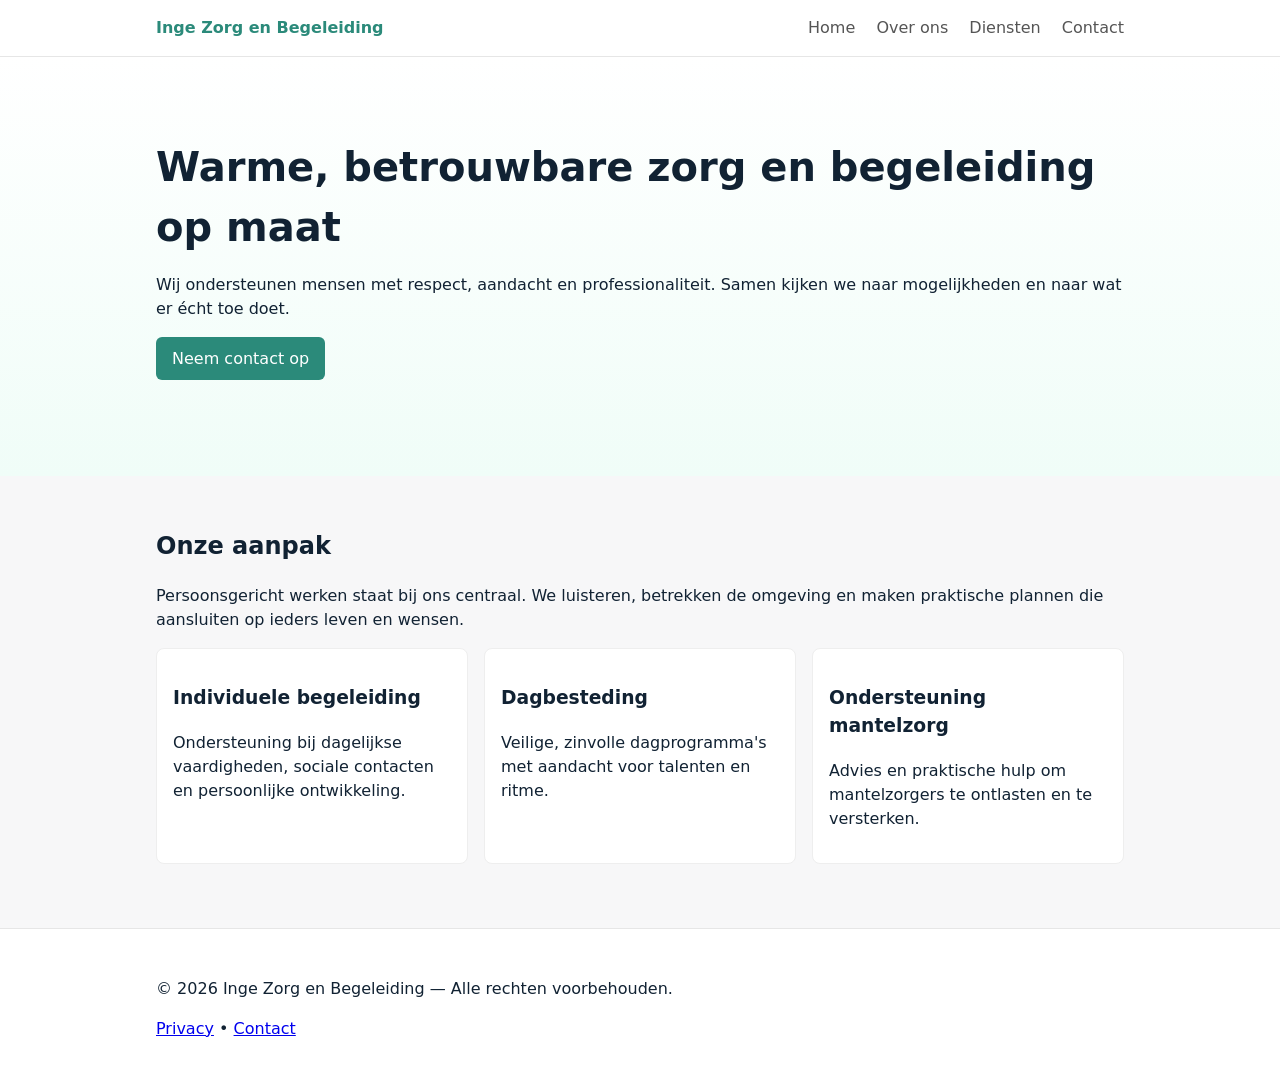
<file: index.html>
<!doctype html>
<html lang="nl">
<head>
  <meta charset="utf-8">
  <meta name="viewport" content="width=device-width,initial-scale=1">
  <title>Inge Zorg en Begeleiding — Persoonsgerichte ondersteuning</title>
  <meta name="description" content="Inge Zorg en Begeleiding biedt professionele, warme en persoonsgerichte begeleiding en zorg in de regio.">
  <link rel="icon" href="/assets/favicon.svg" type="image/svg+xml">
  <link rel="stylesheet" href="/styles.css">
</head>
<body>
<header class="site-header">
  <div class="container">
    <a class="brand" href="/">Inge Zorg en Begeleiding</a>
    <nav>
      <a href="/">Home</a>
      <a href="/about.html">Over ons</a>
      <a href="/diensten.html">Diensten</a>
      <a href="/contact.html">Contact</a>
    </nav>
  </div>
</header>
<main>
  <section class="hero">
    <div class="container">
      <h1>Warme, betrouwbare zorg en begeleiding op maat</h1>
      <p>Wij ondersteunen mensen met respect, aandacht en professionaliteit. Samen kijken we naar mogelijkheden en naar wat er écht toe doet.</p>
      <p><a class="cta" href="/contact.html">Neem contact op</a></p>
    </div>
  </section>

  <section class="intro container">
    <h2>Onze aanpak</h2>
    <p>Persoonsgericht werken staat bij ons centraal. We luisteren, betrekken de omgeving en maken praktische plannen die aansluiten op ieders leven en wensen.</p>
    <div class="cards">
      <article class="card">
        <h3>Individuele begeleiding</h3>
        <p>Ondersteuning bij dagelijkse vaardigheden, sociale contacten en persoonlijke ontwikkeling.</p>
      </article>
      <article class="card">
        <h3>Dagbesteding</h3>
        <p>Veilige, zinvolle dagprogramma's met aandacht voor talenten en ritme.</p>
      </article>
      <article class="card">
        <h3>Ondersteuning mantelzorg</h3>
        <p>Advies en praktische hulp om mantelzorgers te ontlasten en te versterken.</p>
      </article>
    </div>
  </section>
</main>

<footer class="site-footer">
  <div class="container">
    <p>&copy; <span id="year"></span> Inge Zorg en Begeleiding — Alle rechten voorbehouden.</p>
    <p><a href="/privacy.html">Privacy</a> • <a href="/contact.html">Contact</a></p>
  </div>
</footer>

<script>
  // Jaar automatisch invullen
  document.getElementById('year').textContent = new Date().getFullYear();
</script>
</body>
</html>
</file>
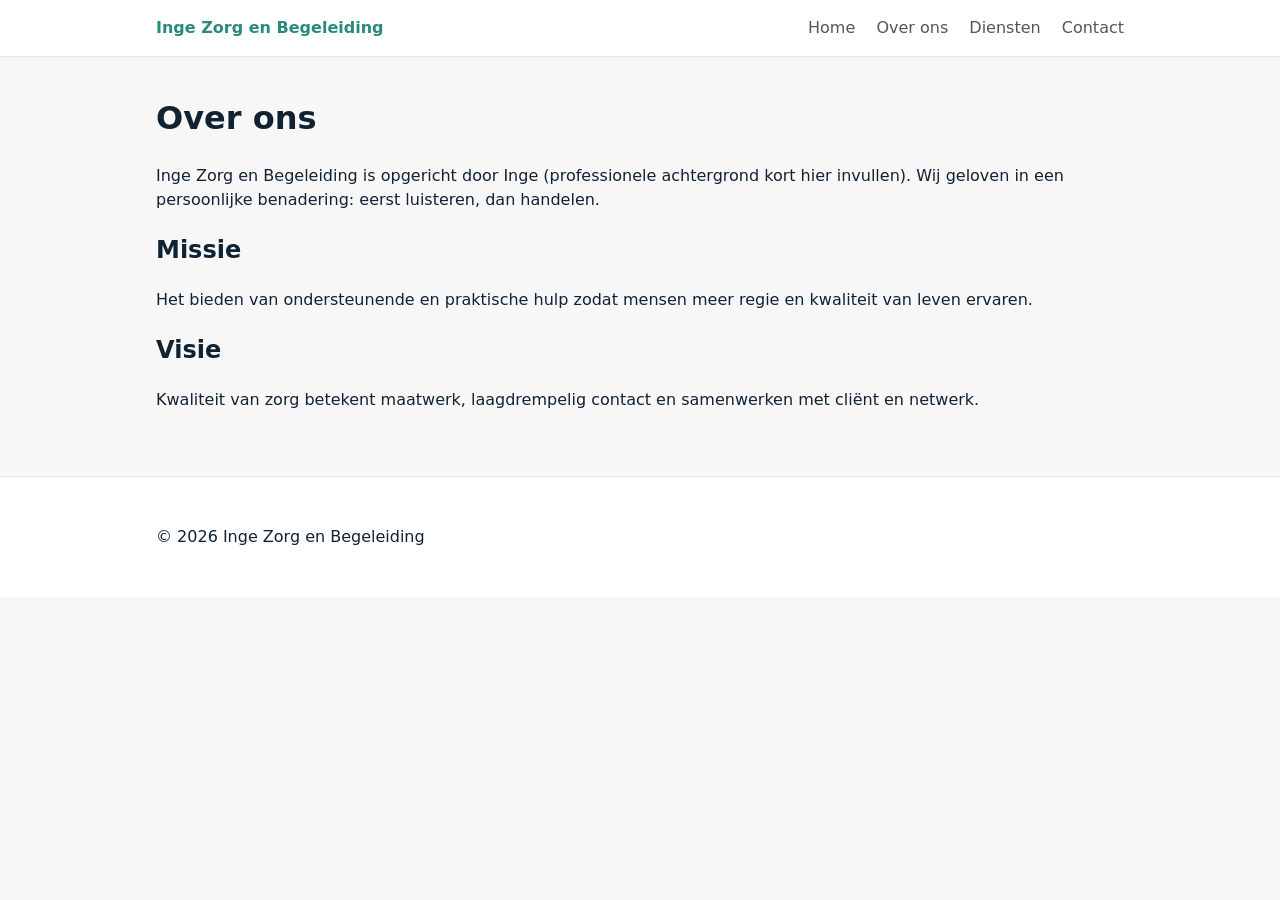
<file: about.html>
<!doctype html>
<html lang="nl">
<head>
  <meta charset="utf-8">
  <meta name="viewport" content="width=device-width,initial-scale=1">
  <title>Over ons — Inge Zorg en Begeleiding</title>
  <meta name="description" content="Lees meer over Inge en ons team van betrokken begeleiders.">
  <link rel="icon" href="/assets/favicon.svg" type="image/svg+xml">
  <link rel="stylesheet" href="/styles.css">
</head>
<body>
<header class="site-header">
  <div class="container">
    <a class="brand" href="/">Inge Zorg en Begeleiding</a>
    <nav>
      <a href="/">Home</a>
      <a href="/about.html">Over ons</a>
      <a href="/diensten.html">Diensten</a>
      <a href="/contact.html">Contact</a>
    </nav>
  </div>
</header>
<main class="container">
  <h1>Over ons</h1>
  <p>Inge Zorg en Begeleiding is opgericht door Inge (professionele achtergrond kort hier invullen). Wij geloven in een persoonlijke benadering: eerst luisteren, dan handelen.</p>
  <h2>Missie</h2>
  <p>Het bieden van ondersteunende en praktische hulp zodat mensen meer regie en kwaliteit van leven ervaren.</p>
  <h2>Visie</h2>
  <p>Kwaliteit van zorg betekent maatwerk, laagdrempelig contact en samenwerken met cliënt en netwerk.</p>
</main>
<footer class="site-footer">
  <div class="container">
    <p>&copy; <span id="year2"></span> Inge Zorg en Begeleiding</p>
  </div>
</footer>
<script>document.getElementById('year2').textContent = new Date().getFullYear();</script>
</body>
</html>
</file>
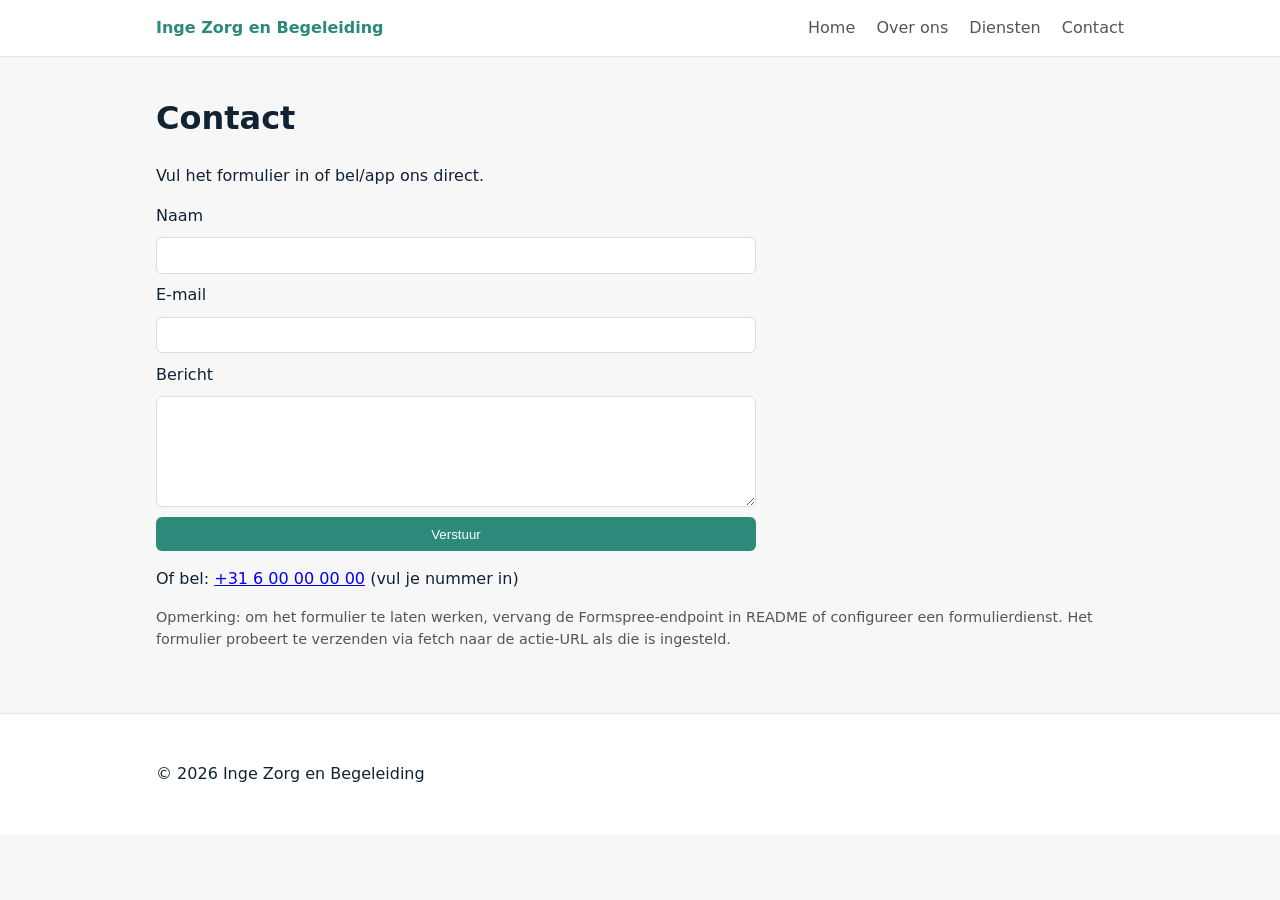
<file: contact.html>
<!doctype html>
<html lang="nl">
<head>
  <meta charset="utf-8">
  <meta name="viewport" content="width=device-width,initial-scale=1">
  <title>Contact — Inge Zorg en Begeleiding</title>
  <meta name="description" content="Neem contact op met Inge Zorg en Begeleiding voor vragen of een kennismaking.">
  <link rel="icon" href="/assets/favicon.svg" type="image/svg+xml">
  <link rel="stylesheet" href="/styles.css">
</head>
<body>
<header class="site-header">
  <div class="container">
    <a class="brand" href="/">Inge Zorg en Begeleiding</a>
    <nav>
      <a href="/">Home</a>
      <a href="/about.html">Over ons</a>
      <a href="/diensten.html">Diensten</a>
      <a href="/contact.html">Contact</a>
    </nav>
  </div>
</header>
<main class="container contact-page">
  <h1>Contact</h1>
  <p>Vul het formulier in of bel/app ons direct.</p>

  <form id="contactForm">
    <label for="name">Naam</label>
    <input id="name" name="name" required>

    <label for="email">E-mail</label>
    <input id="email" name="email" type="email" required>

    <label for="message">Bericht</label>
    <textarea id="message" name="message" rows="6" required></textarea>

    <button type="submit">Verstuur</button>
  </form>

  <p>Of bel: <a href="tel:+31600000000">+31 6 00 00 00 00</a> (vul je nummer in)</p>

  <div id="status" role="status" aria-live="polite"></div>

  <p class="note">Opmerking: om het formulier te laten werken, vervang de Formspree-endpoint in README of configureer een formulierdienst. Het formulier probeert te verzenden via fetch naar de actie-URL als die is ingesteld.</p>
</main>
<footer class="site-footer">
  <div class="container">
    <p>&copy; <span id="year4"></span> Inge Zorg en Begeleiding</p>
  </div>
</footer>

<script>
// Eenvoudige client-side formulierafhandeling – vervang formAction in README met je Formspree-endpoint
const form = document.getElementById('contactForm');
const status = document.getElementById('status');
const formAction = '';// Vul hier je Formspree endpoint in bijv: 'https://formspree.io/f/xyz'

form.addEventListener('submit', async (e) => {
  e.preventDefault();
  status.textContent = 'Bezig met verzenden…';
  const data = {
    name: form.name.value,
    email: form.email.value,
    message: form.message.value
  };
  try {
    if (!formAction) throw new Error('no-endpoint');
    const res = await fetch(formAction, {
      method: 'POST',
      headers: { 'Content-Type': 'application/json' },
      body: JSON.stringify(data)
    });
    if (res.ok) {
      status.textContent = 'Bedankt — uw bericht is verzonden.';
      form.reset();
    } else {
      throw new Error('send-failed');
    }
  } catch (err) {
    status.textContent = 'Kan bericht niet verzenden via het formulier. Gebruik aub e-mail of bel.';
  }
});

document.getElementById('year4').textContent = new Date().getFullYear();
</script>
</body>
</html>
</file>
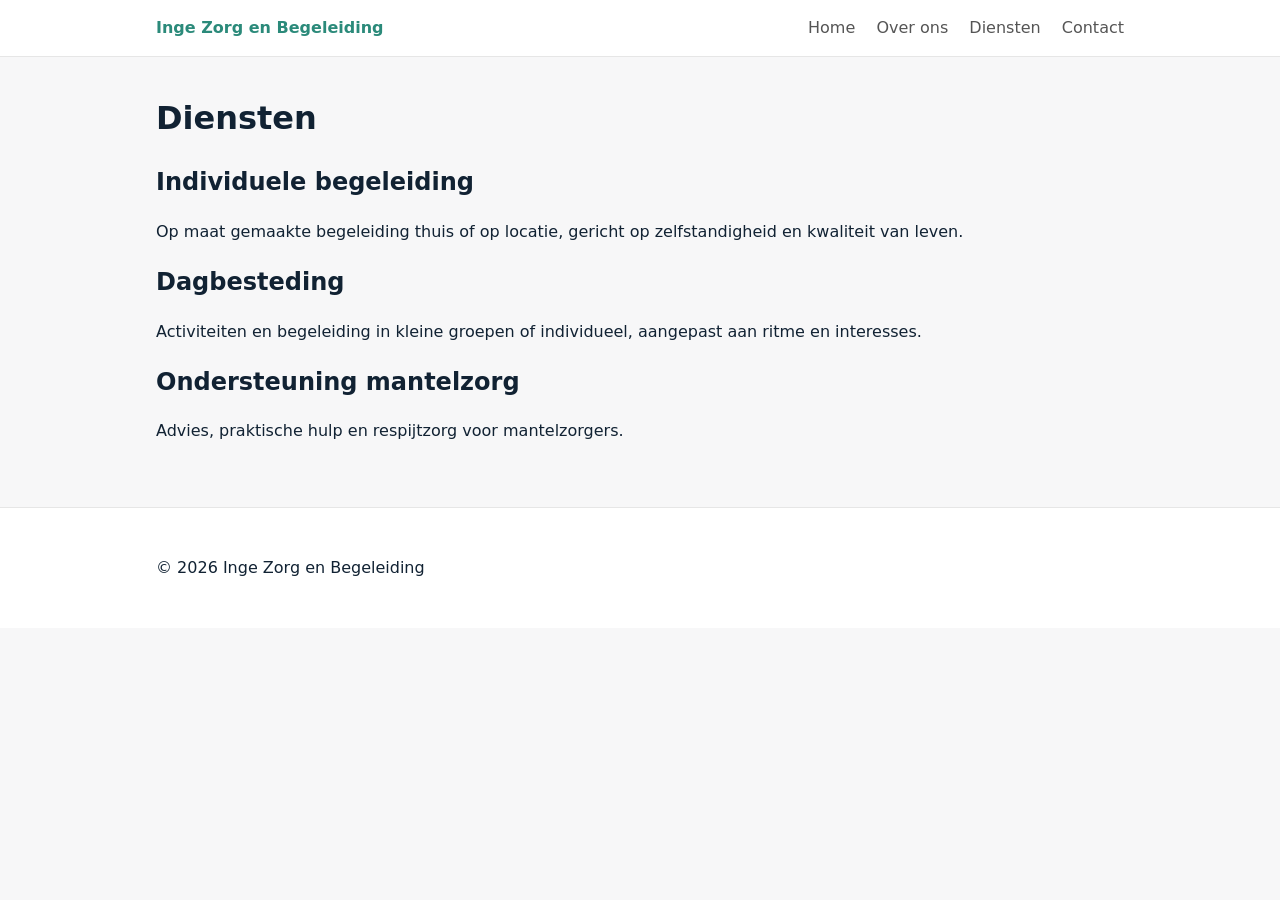
<file: diensten.html>
<!doctype html>
<html lang="nl">
<head>
  <meta charset="utf-8">
  <meta name="viewport" content="width=device-width,initial-scale=1">
  <title>Diensten — Inge Zorg en Begeleiding</title>
  <meta name="description" content="Overzicht van de diensten van Inge Zorg en Begeleiding: begeleiding, dagbesteding, mantelzorgondersteuning.">
  <link rel="icon" href="/assets/favicon.svg" type="image/svg+xml">
  <link rel="stylesheet" href="/styles.css">
</head>
<body>
<header class="site-header">
  <div class="container">
    <a class="brand" href="/">Inge Zorg en Begeleiding</a>
    <nav>
      <a href="/">Home</a>
      <a href="/about.html">Over ons</a>
      <a href="/diensten.html">Diensten</a>
      <a href="/contact.html">Contact</a>
    </nav>
  </div>
</header>
<main class="container">
  <h1>Diensten</h1>
  <section>
    <h2>Individuele begeleiding</h2>
    <p>Op maat gemaakte begeleiding thuis of op locatie, gericht op zelfstandigheid en kwaliteit van leven.</p>
  </section>
  <section>
    <h2>Dagbesteding</h2>
    <p>Activiteiten en begeleiding in kleine groepen of individueel, aangepast aan ritme en interesses.</p>
  </section>
  <section>
    <h2>Ondersteuning mantelzorg</h2>
    <p>Advies, praktische hulp en respijtzorg voor mantelzorgers.</p>
  </section>
</main>
<footer class="site-footer">
  <div class="container">
    <p>&copy; <span id="year3"></span> Inge Zorg en Begeleiding</p>
  </div>
</footer>
<script>document.getElementById('year3').textContent = new Date().getFullYear();</script>
</body>
</html>
</file>
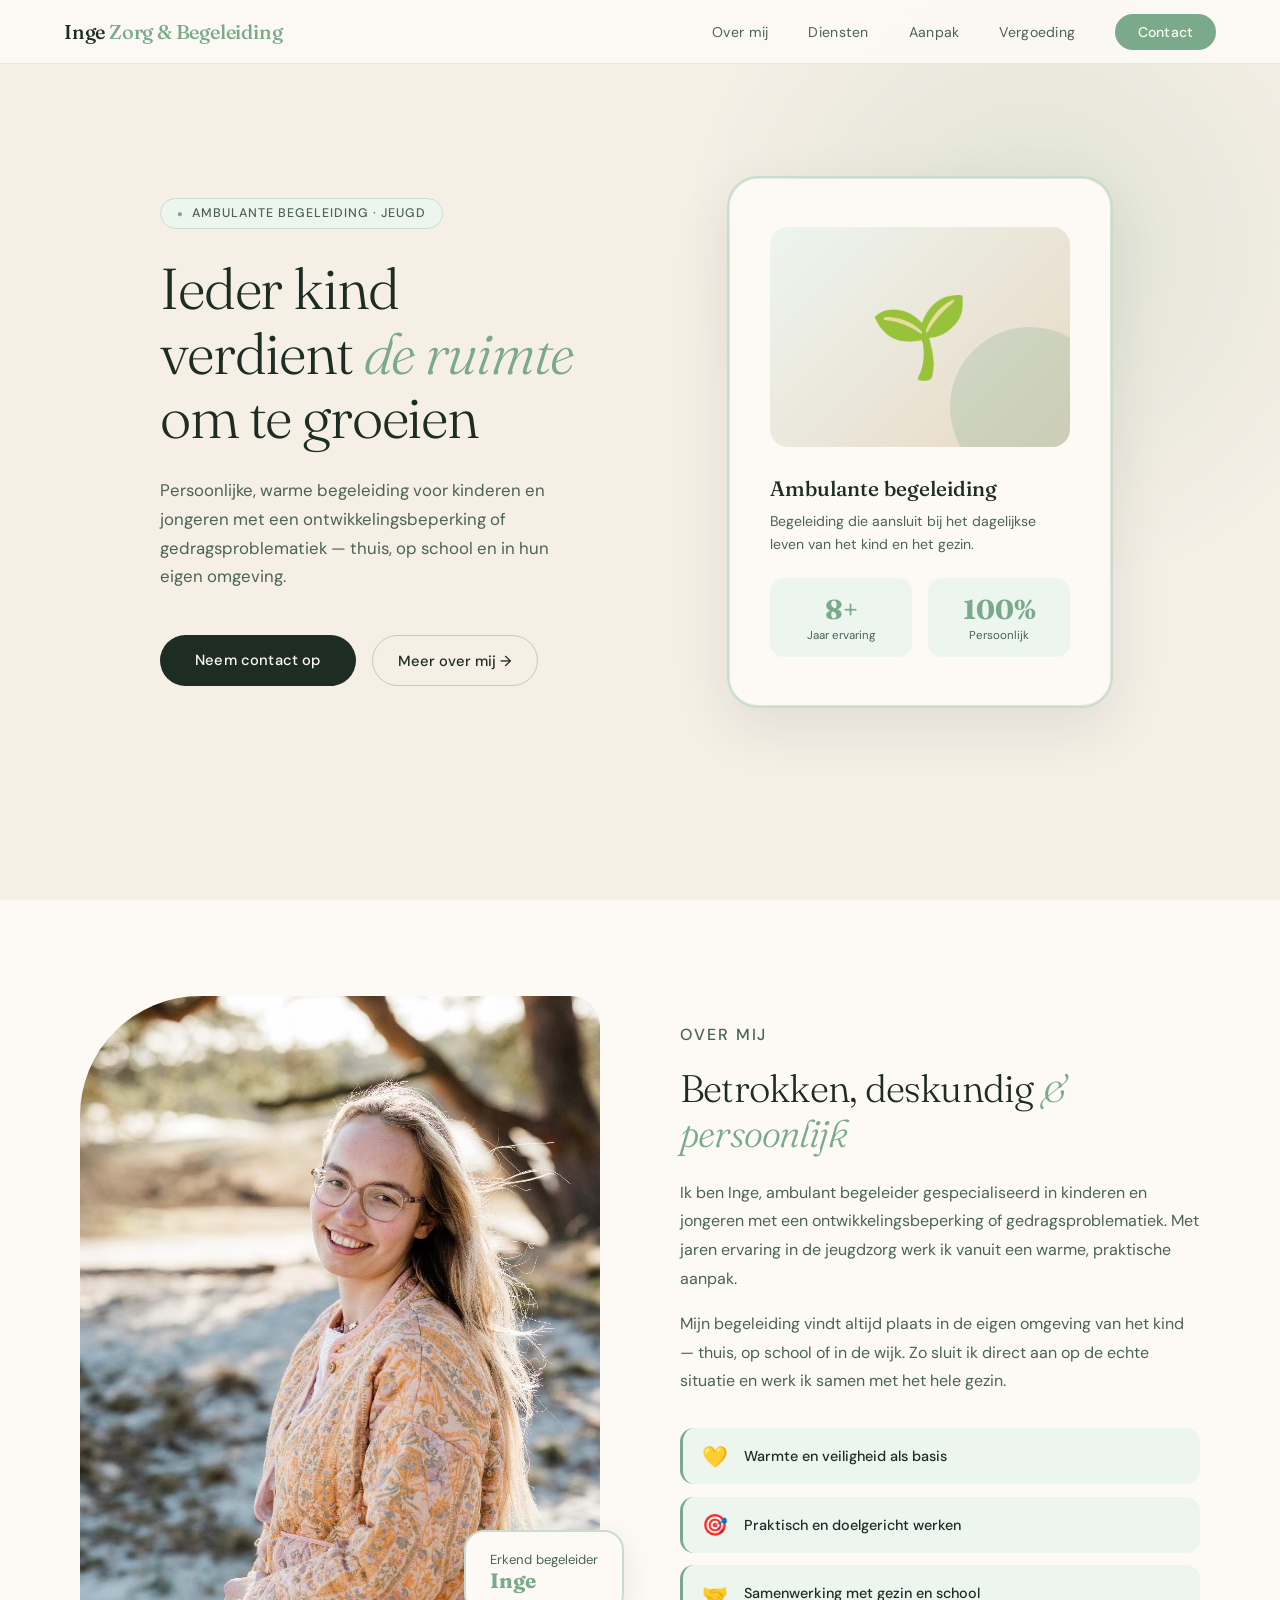
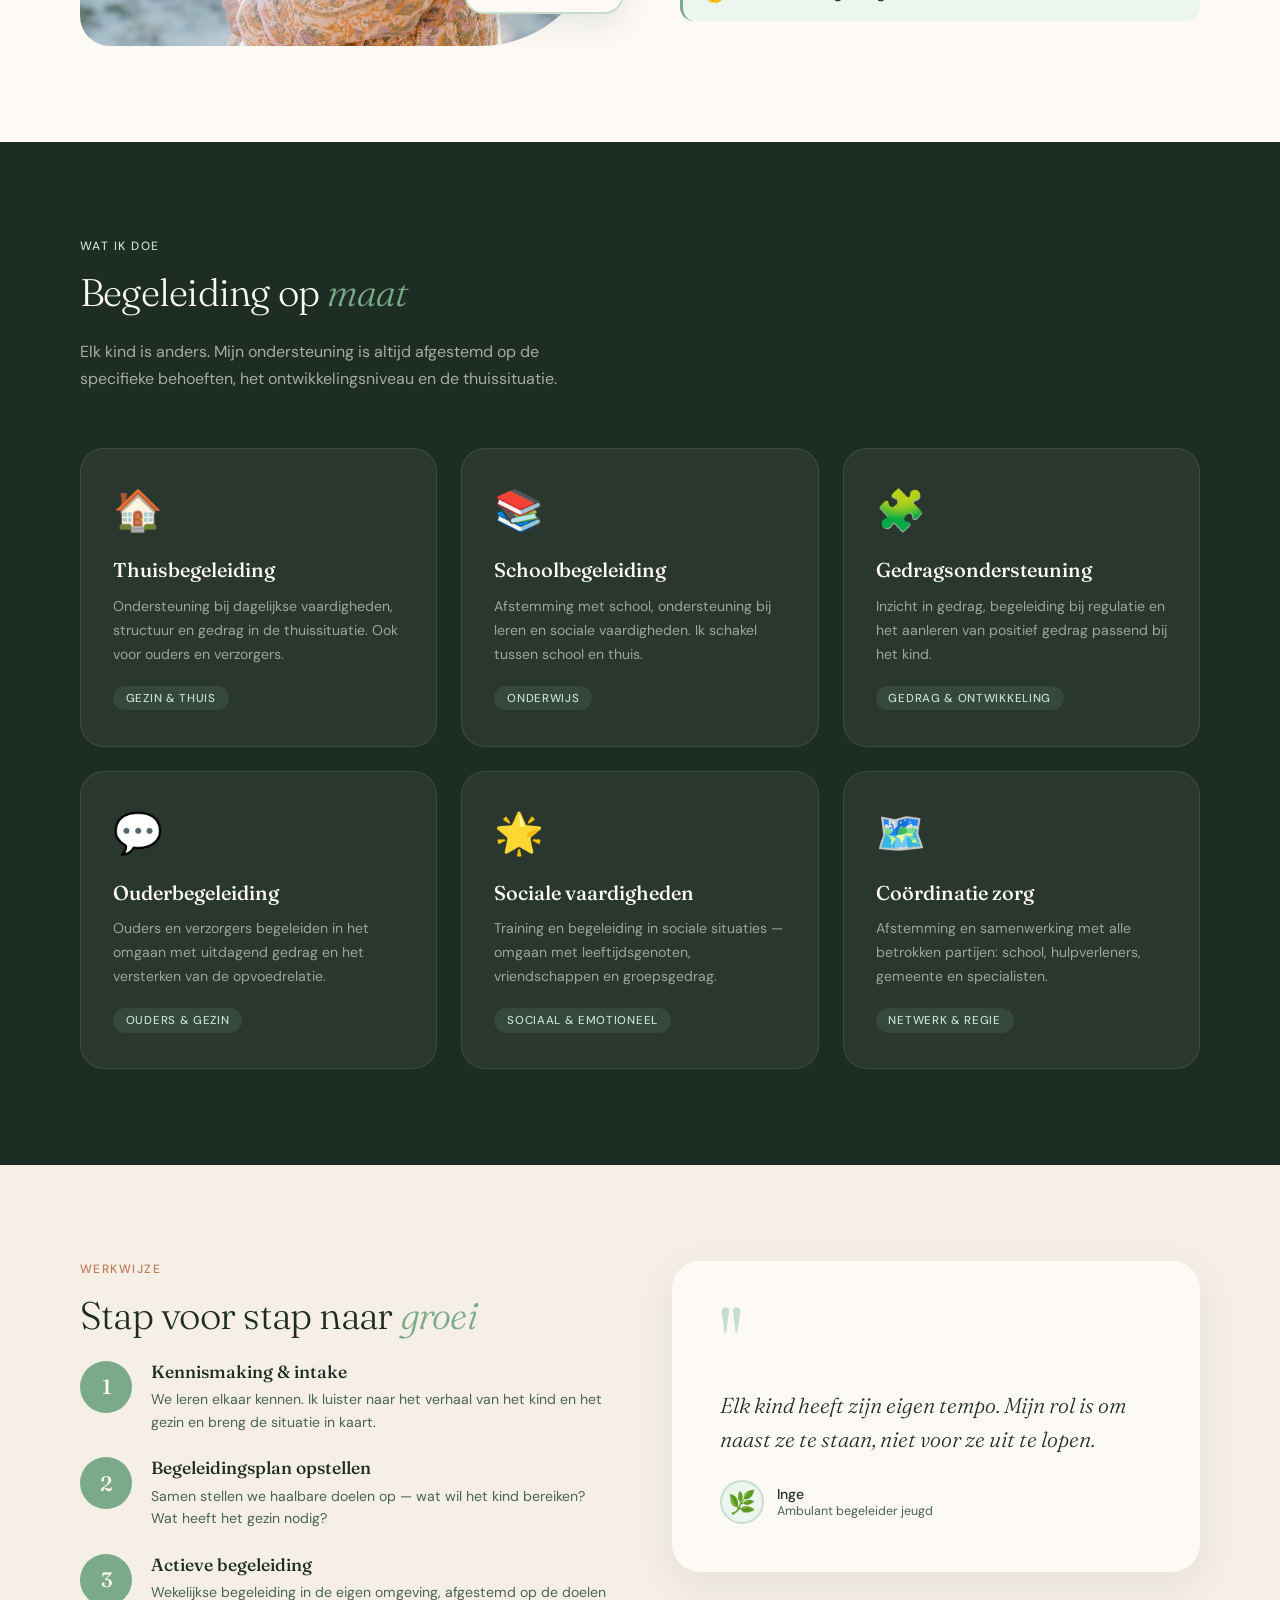
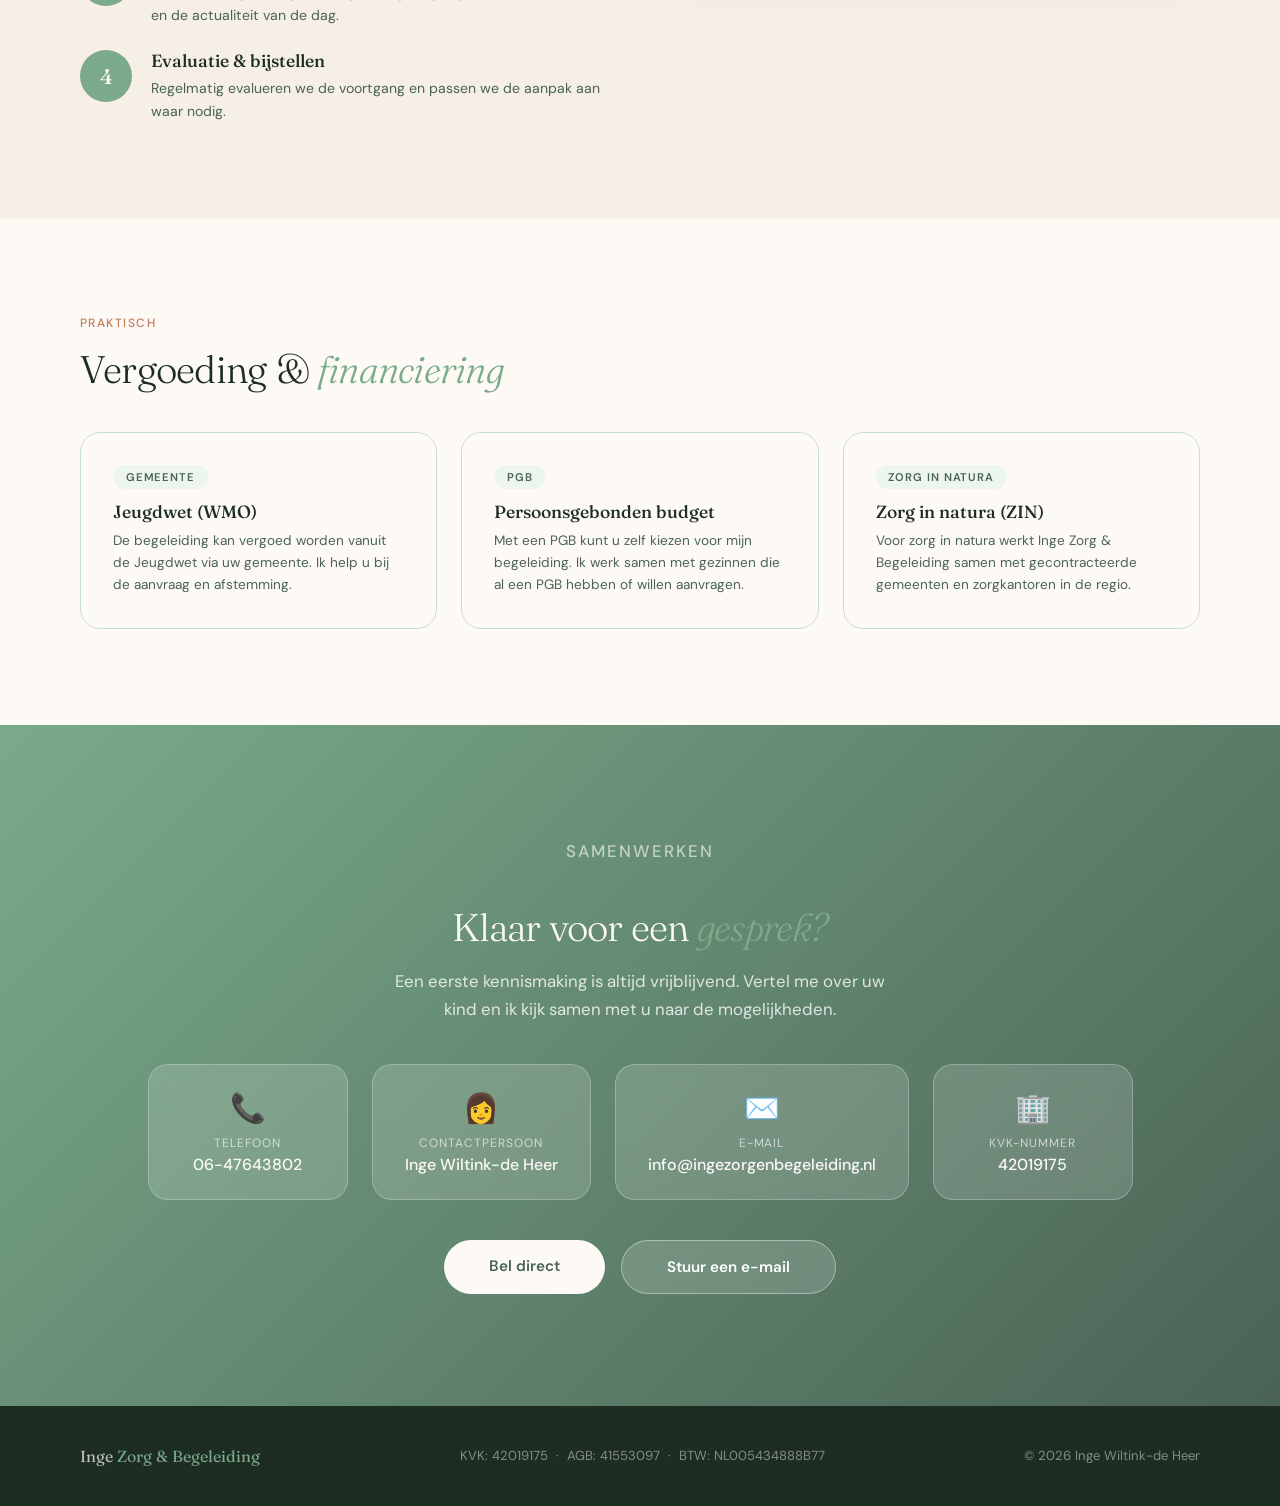
<file: inge-zorg.html>
<!DOCTYPE html>
<html lang="nl">
<head>
  <meta charset="UTF-8" />
  <meta name="viewport" content="width=device-width, initial-scale=1.0"/>
  <title>Inge Zorg & Begeleiding</title>
  <link href="https://fonts.googleapis.com/css2?family=Fraunces:ital,opsz,wght@0,9..144,300;0,9..144,500;0,9..144,700;1,9..144,300&family=DM+Sans:wght@300;400;500&display=swap" rel="stylesheet"/>
  <style>
    *, *::before, *::after { margin: 0; padding: 0; box-sizing: border-box; }

    :root {
      --sage:    #7aaa8a;
      --sage-light: #c7dece;
      --sage-pale: #edf5ef;
      --sand:    #f5efe6;
      --warm:    #e8d8c4;
      --terracotta: #c17a5a;
      --dark:    #1e2d24;
      --mid:     #4a6355;
      --text:    #2e3d34;
      --white:   #fdfaf6;
    }

    html { scroll-behavior: smooth; }

    body {
      font-family: 'DM Sans', sans-serif;
      background: var(--white);
      color: var(--text);
      overflow-x: hidden;
    }

    /* ── NAV ── */
    nav {
      position: fixed; top: 0; left: 0; right: 0; z-index: 100;
      display: flex; align-items: center; justify-content: space-between;
      padding: 1.2rem 4rem;
      background: rgba(253,250,246,0.88);
      backdrop-filter: blur(14px);
      border-bottom: 1px solid rgba(122,170,138,0.18);
    }
    .nav-logo {
      font-family: 'Fraunces', serif;
      font-size: 1.25rem;
      font-weight: 500;
      color: var(--dark);
      letter-spacing: -0.01em;
    }
    .nav-logo span { color: var(--sage); }
    nav ul { list-style: none; display: flex; gap: 2.5rem; }
    nav ul a {
      text-decoration: none;
      font-size: 0.88rem;
      font-weight: 400;
      color: var(--mid);
      letter-spacing: 0.02em;
      transition: color 0.2s;
    }
    nav ul a:hover { color: var(--terracotta); }
    .nav-cta {
      background: var(--sage);
      color: var(--white) !important;
      padding: 0.55rem 1.4rem;
      border-radius: 50px;
      font-weight: 500 !important;
      transition: background 0.2s !important;
    }
    .nav-cta:hover { background: var(--mid) !important; color: var(--white) !important; }

    /* ── HERO ── */
    .hero {
      min-height: 100vh;
      display: grid;
      grid-template-columns: 1fr 1fr;
      padding-top: 80px;
      background: var(--sand);
      position: relative;
      overflow: hidden;
    }
    .hero::before {
      content: '';
      position: absolute;
      width: 700px; height: 700px;
      border-radius: 50%;
      background: radial-gradient(circle, rgba(122,170,138,0.18) 0%, transparent 70%);
      top: -100px; right: -100px;
      pointer-events: none;
    }
    .hero-left {
      display: flex; flex-direction: column; justify-content: center;
      padding: 6rem 3rem 6rem 5rem;
      animation: fadeUp 0.9s ease both;
    }
    .hero-tag {
      display: inline-flex; align-items: center; gap: 0.5rem;
      background: var(--sage-pale);
      border: 1px solid var(--sage-light);
      color: var(--mid);
      font-size: 0.78rem;
      font-weight: 500;
      letter-spacing: 0.08em;
      text-transform: uppercase;
      padding: 0.4rem 1rem;
      border-radius: 50px;
      width: fit-content;
      margin-bottom: 1.8rem;
    }
    .hero-tag::before { content: '●'; color: var(--sage); font-size: 0.6rem; }
    h1 {
      font-family: 'Fraunces', serif;
      font-size: clamp(2.8rem, 4.5vw, 4.2rem);
      font-weight: 300;
      line-height: 1.12;
      color: var(--dark);
      letter-spacing: -0.02em;
      margin-bottom: 1.6rem;
    }
    h1 em {
      font-style: italic;
      color: var(--sage);
    }
    .hero-sub {
      font-size: 1.05rem;
      line-height: 1.7;
      color: var(--mid);
      max-width: 440px;
      margin-bottom: 2.8rem;
    }
    .hero-actions { display: flex; gap: 1rem; flex-wrap: wrap; }
    .btn-primary {
      display: inline-block;
      background: var(--dark);
      color: var(--white);
      padding: 0.9rem 2.2rem;
      border-radius: 50px;
      text-decoration: none;
      font-size: 0.92rem;
      font-weight: 500;
      letter-spacing: 0.01em;
      transition: background 0.25s, transform 0.2s;
    }
    .btn-primary:hover { background: var(--mid); transform: translateY(-2px); }
    .btn-secondary {
      display: inline-flex; align-items: center; gap: 0.5rem;
      color: var(--dark);
      text-decoration: none;
      font-size: 0.92rem;
      font-weight: 500;
      padding: 0.9rem 1.6rem;
      border: 1.5px solid rgba(30,45,36,0.2);
      border-radius: 50px;
      transition: border-color 0.2s, transform 0.2s;
    }
    .btn-secondary:hover { border-color: var(--sage); transform: translateY(-2px); }
    .hero-right {
      display: flex; align-items: center; justify-content: center;
      padding: 4rem 3rem;
      position: relative;
      animation: fadeUp 0.9s 0.2s ease both;
    }
    .hero-card {
      background: var(--white);
      border-radius: 28px;
      padding: 3rem 2.5rem;
      box-shadow: 0 20px 60px rgba(30,45,36,0.1);
      max-width: 380px;
      width: 100%;
      position: relative;
    }
    .hero-card::after {
      content: '';
      position: absolute;
      inset: -3px;
      border-radius: 31px;
      border: 2px solid var(--sage-light);
      pointer-events: none;
    }
    .hero-illo {
      width: 100%;
      height: 220px;
      background: linear-gradient(135deg, var(--sage-pale) 0%, var(--warm) 100%);
      border-radius: 18px;
      margin-bottom: 1.8rem;
      display: flex; align-items: center; justify-content: center;
      font-size: 5rem;
      position: relative;
      overflow: hidden;
    }
    .hero-illo::before {
      content: '';
      position: absolute;
      width: 160px; height: 160px;
      border-radius: 50%;
      background: rgba(122,170,138,0.25);
      bottom: -40px; right: -40px;
    }
    .hero-card h3 {
      font-family: 'Fraunces', serif;
      font-size: 1.3rem;
      font-weight: 500;
      color: var(--dark);
      margin-bottom: 0.6rem;
    }
    .hero-card p {
      font-size: 0.88rem;
      color: var(--mid);
      line-height: 1.6;
    }
    .hero-stats {
      display: flex; gap: 1rem; margin-top: 1.4rem;
    }
    .stat {
      flex: 1;
      background: var(--sage-pale);
      border-radius: 14px;
      padding: 0.9rem;
      text-align: center;
    }
    .stat-num {
      font-family: 'Fraunces', serif;
      font-size: 1.7rem;
      font-weight: 700;
      color: var(--sage);
    }
    .stat-label { font-size: 0.72rem; color: var(--mid); margin-top: 0.1rem; }

    /* ── SECTION SHARED ── */
    section { padding: 6rem 5rem; }
    .section-tag {
      font-size: 0.75rem;
      font-weight: 500;
      letter-spacing: 0.12em;
      text-transform: uppercase;
      color: var(--terracotta);
      margin-bottom: 1rem;
    }
    h2 {
      font-family: 'Fraunces', serif;
      font-size: clamp(2rem, 3vw, 3rem);
      font-weight: 300;
      line-height: 1.18;
      color: var(--dark);
      letter-spacing: -0.02em;
      margin-bottom: 1.4rem;
    }
    h2 em { font-style: italic; color: var(--sage); }

    /* ── OVER MIJ ── */
    .about {
      background: var(--white);
      display: grid;
      grid-template-columns: 1fr 1fr;
      gap: 5rem;
      align-items: center;
    }
    .about-visual {
      position: relative;
    }
    .about-portrait {
      width: 100%;
      aspect-ratio: 4/5;
      border-radius: 120px 30px 120px 30px;
      object-fit: cover;
      display: block;
    }
    .about-badge {
      position: absolute;
      bottom: 2rem; right: -1.5rem;
      background: var(--white);
      border: 2px solid var(--sage-light);
      border-radius: 20px;
      padding: 1.2rem 1.5rem;
      box-shadow: 0 10px 30px rgba(30,45,36,0.1);
    }
    .about-badge p { font-size: 0.82rem; color: var(--mid); }
    .about-badge strong {
      display: block;
      font-family: 'Fraunces', serif;
      font-size: 1.3rem;
      color: var(--sage);
    }
    .about-text p {
      font-size: 1rem;
      line-height: 1.8;
      color: var(--mid);
      margin-bottom: 1rem;
    }
    .about-values {
      display: flex; flex-direction: column; gap: 0.8rem;
      margin-top: 2rem;
    }
    .value-item {
      display: flex; align-items: center; gap: 1rem;
      padding: 0.9rem 1.2rem;
      background: var(--sage-pale);
      border-radius: 14px;
      border-left: 3px solid var(--sage);
    }
    .value-icon { font-size: 1.3rem; }
    .value-text { font-size: 0.9rem; color: var(--dark); font-weight: 500; }

    /* ── DIENSTEN ── */
    .services {
      background: var(--dark);
      color: var(--white);
    }
    .services .section-tag { color: var(--sage-light); }
    .services h2 { color: var(--white); }
    .services-intro { font-size: 1rem; color: rgba(255,255,255,0.6); max-width: 500px; margin-bottom: 3.5rem; line-height: 1.7; }
    .services-grid {
      display: grid;
      grid-template-columns: repeat(3, 1fr);
      gap: 1.5rem;
    }
    .service-card {
      background: rgba(255,255,255,0.05);
      border: 1px solid rgba(122,170,138,0.2);
      border-radius: 24px;
      padding: 2.2rem 2rem;
      transition: background 0.3s, transform 0.3s;
      cursor: default;
    }
    .service-card:hover {
      background: rgba(122,170,138,0.1);
      transform: translateY(-4px);
    }
    .service-icon {
      font-size: 2.5rem;
      margin-bottom: 1.3rem;
      display: block;
    }
    .service-card h3 {
      font-family: 'Fraunces', serif;
      font-size: 1.25rem;
      font-weight: 500;
      color: var(--white);
      margin-bottom: 0.8rem;
    }
    .service-card p {
      font-size: 0.88rem;
      color: rgba(255,255,255,0.55);
      line-height: 1.7;
    }
    .service-card .tag {
      display: inline-block;
      margin-top: 1.2rem;
      font-size: 0.72rem;
      font-weight: 500;
      letter-spacing: 0.06em;
      text-transform: uppercase;
      color: var(--sage-light);
      background: rgba(122,170,138,0.15);
      padding: 0.3rem 0.8rem;
      border-radius: 50px;
    }

    /* ── AANPAK ── */
    .approach {
      background: var(--sand);
    }
    .approach-grid {
      display: grid;
      grid-template-columns: 1fr 1fr;
      gap: 4rem;
      align-items: start;
    }
    .approach-steps {
      display: flex; flex-direction: column; gap: 1.5rem;
      margin-top: 1rem;
    }
    .step {
      display: grid;
      grid-template-columns: 52px 1fr;
      gap: 1.2rem;
      align-items: start;
    }
    .step-num {
      width: 52px; height: 52px;
      border-radius: 50%;
      background: var(--sage);
      color: var(--white);
      font-family: 'Fraunces', serif;
      font-size: 1.3rem;
      font-weight: 500;
      display: flex; align-items: center; justify-content: center;
      flex-shrink: 0;
    }
    .step h4 {
      font-family: 'Fraunces', serif;
      font-size: 1.1rem;
      font-weight: 500;
      color: var(--dark);
      margin-bottom: 0.4rem;
    }
    .step p { font-size: 0.88rem; color: var(--mid); line-height: 1.6; }
    .approach-quote {
      background: var(--white);
      border-radius: 28px;
      padding: 3rem;
      box-shadow: 0 12px 40px rgba(30,45,36,0.07);
      position: sticky;
      top: 100px;
    }
    .quote-mark {
      font-family: 'Fraunces', serif;
      font-size: 5rem;
      color: var(--sage-light);
      line-height: 0.8;
      margin-bottom: 1rem;
    }
    .approach-quote blockquote {
      font-family: 'Fraunces', serif;
      font-size: 1.35rem;
      font-style: italic;
      font-weight: 300;
      color: var(--dark);
      line-height: 1.55;
      margin-bottom: 1.5rem;
    }
    .quote-author {
      display: flex; align-items: center; gap: 0.8rem;
    }
    .quote-avatar {
      width: 44px; height: 44px;
      border-radius: 50%;
      background: var(--sage-pale);
      display: flex; align-items: center; justify-content: center;
      font-size: 1.4rem;
      border: 2px solid var(--sage-light);
    }
    .quote-name { font-size: 0.88rem; font-weight: 500; color: var(--dark); }
    .quote-role { font-size: 0.78rem; color: var(--mid); }

    /* ── VERGOEDINGEN ── */
    .funding {
      background: var(--white);
    }
    .funding-grid {
      display: grid;
      grid-template-columns: repeat(3, 1fr);
      gap: 1.5rem;
      margin-top: 2.5rem;
    }
    .funding-card {
      border: 1.5px solid var(--sage-light);
      border-radius: 20px;
      padding: 2rem;
      transition: box-shadow 0.3s;
    }
    .funding-card:hover {
      box-shadow: 0 8px 30px rgba(122,170,138,0.2);
    }
    .funding-card h4 {
      font-family: 'Fraunces', serif;
      font-size: 1.1rem;
      font-weight: 500;
      color: var(--dark);
      margin: 0.8rem 0 0.5rem;
    }
    .funding-card p { font-size: 0.85rem; color: var(--mid); line-height: 1.6; }
    .funding-badge {
      display: inline-block;
      font-size: 0.7rem;
      font-weight: 600;
      letter-spacing: 0.08em;
      text-transform: uppercase;
      padding: 0.3rem 0.8rem;
      border-radius: 50px;
      background: var(--sage-pale);
      color: var(--mid);
    }

    /* ── CONTACT ── */
    .contact {
      background: linear-gradient(135deg, var(--sage) 0%, var(--mid) 100%);
      color: var(--white);
      text-align: center;
      padding: 7rem 5rem;
    }
    .contact h2 { color: var(--white); margin-bottom: 1rem; }
    .contact p { font-size: 1.05rem; color: rgba(255,255,255,0.8); max-width: 500px; margin: 0 auto 2.5rem; line-height: 1.7; }
    .contact-cards {
      display: flex;
      gap: 1.5rem;
      justify-content: center;
      flex-wrap: wrap;
      margin-bottom: 2.5rem;
    }
    .contact-card {
      background: rgba(255,255,255,0.15);
      backdrop-filter: blur(8px);
      border: 1px solid rgba(255,255,255,0.25);
      border-radius: 20px;
      padding: 1.5rem 2rem;
      min-width: 200px;
    }
    .contact-card .cc-icon { font-size: 1.8rem; margin-bottom: 0.5rem; }
    .contact-card .cc-label { font-size: 0.75rem; color: rgba(255,255,255,0.65); letter-spacing: 0.08em; text-transform: uppercase; }
    .contact-card .cc-value { font-size: 1rem; font-weight: 500; margin-top: 0.2rem; }
    .btn-white {
      display: inline-block;
      background: var(--white);
      color: var(--mid);
      padding: 1rem 2.8rem;
      border-radius: 50px;
      text-decoration: none;
      font-size: 0.95rem;
      font-weight: 600;
      transition: transform 0.2s, box-shadow 0.2s;
    }
    .btn-white:hover { transform: translateY(-3px); box-shadow: 0 12px 30px rgba(0,0,0,0.2); }

    /* ── FOOTER ── */
    footer {
      background: var(--dark);
      color: rgba(255,255,255,0.45);
      padding: 2.5rem 5rem;
      display: flex;
      align-items: center;
      justify-content: space-between;
      font-size: 0.82rem;
    }
    footer .footer-logo {
      font-family: 'Fraunces', serif;
      font-size: 1rem;
      color: rgba(255,255,255,0.7);
    }
    footer .footer-logo span { color: var(--sage); }

    /* ── ANIMATIONS ── */
    @keyframes fadeUp {
      from { opacity: 0; transform: translateY(28px); }
      to   { opacity: 1; transform: translateY(0); }
    }

    /* ── RESPONSIVE ── */
    @media (max-width: 900px) {
      nav { padding: 1rem 1.5rem; }
      nav ul { display: none; }
      section { padding: 4rem 1.8rem; }
      .hero { grid-template-columns: 1fr; }
      .hero-right { display: none; }
      .about { grid-template-columns: 1fr; gap: 2.5rem; }
      .services-grid { grid-template-columns: 1fr; }
      .approach-grid { grid-template-columns: 1fr; }
      .funding-grid { grid-template-columns: 1fr; }
      .contact { padding: 4rem 1.8rem; }
      footer { flex-direction: column; gap: 0.5rem; text-align: center; padding: 2rem; }
    }
  </style>
</head>
<body>

<!-- NAV -->
<nav>
  <div class="nav-logo">Inge <span>Zorg & Begeleiding</span></div>
  <ul>
    <li><a href="#over">Over mij</a></li>
    <li><a href="#diensten">Diensten</a></li>
    <li><a href="#aanpak">Aanpak</a></li>
    <li><a href="#vergoeding">Vergoeding</a></li>
    <li><a href="#contact" class="nav-cta">Contact</a></li>
  </ul>
</nav>

<!-- HERO -->
<section class="hero">
  <div class="hero-left">
    <span class="hero-tag">Ambulante begeleiding · Jeugd</span>
    <h1>Ieder kind verdient <em>de ruimte</em> om te groeien</h1>
    <p class="hero-sub">
      Persoonlijke, warme begeleiding voor kinderen en jongeren met een ontwikkelingsbeperking of gedragsproblematiek — thuis, op school en in hun eigen omgeving.
    </p>
    <div class="hero-actions">
      <a href="#contact" class="btn-primary">Neem contact op</a>
      <a href="#over" class="btn-secondary">Meer over mij →</a>
    </div>
  </div>
  <div class="hero-right">
    <div class="hero-card">
      <div class="hero-illo">🌱</div>
      <h3>Ambulante begeleiding</h3>
      <p>Begeleiding die aansluit bij het dagelijkse leven van het kind en het gezin.</p>
      <div class="hero-stats">
        <div class="stat">
          <div class="stat-num">8+</div>
          <div class="stat-label">Jaar ervaring</div>
        </div>
        <div class="stat">
          <div class="stat-num">100%</div>
          <div class="stat-label">Persoonlijk</div>
        </div>
      </div>
    </div>
  </div>
</section>

<!-- OVER MIJ -->
<section class="about" id="over">
  <div class="about-visual">
    <img class="about-portrait" src="[data-uri]" alt="Inge Wiltink-de Heer" style="width:100%;aspect-ratio:4/5;border-radius:120px 30px 120px 30px;overflow:hidden;object-fit:cover;display:block;" />
    <div class="about-badge">
      <p>Erkend begeleider</p>
      <strong>Inge</strong>
    </div>
  </div>
  <div class="about-text">
    <p class="section-tag">Over mij</p>
    <h2>Betrokken, deskundig <em>& persoonlijk</em></h2>
    <p>
      Ik ben Inge, ambulant begeleider gespecialiseerd in kinderen en jongeren met een ontwikkelingsbeperking of gedragsproblematiek. Met jaren ervaring in de jeugdzorg werk ik vanuit een warme, praktische aanpak.
    </p>
    <p>
      Mijn begeleiding vindt altijd plaats in de eigen omgeving van het kind — thuis, op school of in de wijk. Zo sluit ik direct aan op de echte situatie en werk ik samen met het hele gezin.
    </p>
    <div class="about-values">
      <div class="value-item">
        <span class="value-icon">💛</span>
        <span class="value-text">Warmte en veiligheid als basis</span>
      </div>
      <div class="value-item">
        <span class="value-icon">🎯</span>
        <span class="value-text">Praktisch en doelgericht werken</span>
      </div>
      <div class="value-item">
        <span class="value-icon">🤝</span>
        <span class="value-text">Samenwerking met gezin en school</span>
      </div>
    </div>
  </div>
</section>

<!-- DIENSTEN -->
<section class="services" id="diensten">
  <p class="section-tag">Wat ik doe</p>
  <h2>Begeleiding op <em>maat</em></h2>
  <p class="services-intro">Elk kind is anders. Mijn ondersteuning is altijd afgestemd op de specifieke behoeften, het ontwikkelingsniveau en de thuissituatie.</p>
  <div class="services-grid">
    <div class="service-card">
      <span class="service-icon">🏠</span>
      <h3>Thuisbegeleiding</h3>
      <p>Ondersteuning bij dagelijkse vaardigheden, structuur en gedrag in de thuissituatie. Ook voor ouders en verzorgers.</p>
      <span class="tag">Gezin & thuis</span>
    </div>
    <div class="service-card">
      <span class="service-icon">📚</span>
      <h3>Schoolbegeleiding</h3>
      <p>Afstemming met school, ondersteuning bij leren en sociale vaardigheden. Ik schakel tussen school en thuis.</p>
      <span class="tag">Onderwijs</span>
    </div>
    <div class="service-card">
      <span class="service-icon">🧩</span>
      <h3>Gedragsondersteuning</h3>
      <p>Inzicht in gedrag, begeleiding bij regulatie en het aanleren van positief gedrag passend bij het kind.</p>
      <span class="tag">Gedrag & ontwikkeling</span>
    </div>
    <div class="service-card">
      <span class="service-icon">💬</span>
      <h3>Ouderbegeleiding</h3>
      <p>Ouders en verzorgers begeleiden in het omgaan met uitdagend gedrag en het versterken van de opvoedrelatie.</p>
      <span class="tag">Ouders & gezin</span>
    </div>
    <div class="service-card">
      <span class="service-icon">🌟</span>
      <h3>Sociale vaardigheden</h3>
      <p>Training en begeleiding in sociale situaties — omgaan met leeftijdsgenoten, vriendschappen en groepsgedrag.</p>
      <span class="tag">Sociaal & emotioneel</span>
    </div>
    <div class="service-card">
      <span class="service-icon">🗺️</span>
      <h3>Coördinatie zorg</h3>
      <p>Afstemming en samenwerking met alle betrokken partijen: school, hulpverleners, gemeente en specialisten.</p>
      <span class="tag">Netwerk & regie</span>
    </div>
  </div>
</section>

<!-- AANPAK -->
<section class="approach" id="aanpak">
  <div class="approach-grid">
    <div>
      <p class="section-tag">Werkwijze</p>
      <h2>Stap voor stap naar <em>groei</em></h2>
      <div class="approach-steps">
        <div class="step">
          <div class="step-num">1</div>
          <div>
            <h4>Kennismaking & intake</h4>
            <p>We leren elkaar kennen. Ik luister naar het verhaal van het kind en het gezin en breng de situatie in kaart.</p>
          </div>
        </div>
        <div class="step">
          <div class="step-num">2</div>
          <div>
            <h4>Begeleidingsplan opstellen</h4>
            <p>Samen stellen we haalbare doelen op — wat wil het kind bereiken? Wat heeft het gezin nodig?</p>
          </div>
        </div>
        <div class="step">
          <div class="step-num">3</div>
          <div>
            <h4>Actieve begeleiding</h4>
            <p>Wekelijkse begeleiding in de eigen omgeving, afgestemd op de doelen en de actualiteit van de dag.</p>
          </div>
        </div>
        <div class="step">
          <div class="step-num">4</div>
          <div>
            <h4>Evaluatie & bijstellen</h4>
            <p>Regelmatig evalueren we de voortgang en passen we de aanpak aan waar nodig.</p>
          </div>
        </div>
      </div>
    </div>
    <div>
      <div class="approach-quote">
        <div class="quote-mark">"</div>
        <blockquote>
          Elk kind heeft zijn eigen tempo. Mijn rol is om naast ze te staan, niet voor ze uit te lopen.
        </blockquote>
        <div class="quote-author">
          <div class="quote-avatar">🌿</div>
          <div>
            <div class="quote-name">Inge</div>
            <div class="quote-role">Ambulant begeleider jeugd</div>
          </div>
        </div>
      </div>
    </div>
  </div>
</section>

<!-- VERGOEDING -->
<section class="funding" id="vergoeding">
  <p class="section-tag">Praktisch</p>
  <h2>Vergoeding & <em>financiering</em></h2>
  <div class="funding-grid">
    <div class="funding-card">
      <span class="funding-badge">Gemeente</span>
      <h4>Jeugdwet (WMO)</h4>
      <p>De begeleiding kan vergoed worden vanuit de Jeugdwet via uw gemeente. Ik help u bij de aanvraag en afstemming.</p>
    </div>
    <div class="funding-card">
      <span class="funding-badge">PGB</span>
      <h4>Persoonsgebonden budget</h4>
      <p>Met een PGB kunt u zelf kiezen voor mijn begeleiding. Ik werk samen met gezinnen die al een PGB hebben of willen aanvragen.</p>
    </div>
    <div class="funding-card">
      <span class="funding-badge">Zorg in natura</span>
      <h4>Zorg in natura (ZIN)</h4>
      <p>Voor zorg in natura werkt Inge Zorg & Begeleiding samen met gecontracteerde gemeenten en zorgkantoren in de regio.</p>
    </div>
  </div>
</section>

<!-- CONTACT -->
<section class="contact" id="contact">
  <p class="section-tag" style="color:rgba(255,255,255,0.6)">Samenwerken</p>
  <h2>Klaar voor een <em>gesprek?</em></h2>
  <p>Een eerste kennismaking is altijd vrijblijvend. Vertel me over uw kind en ik kijk samen met u naar de mogelijkheden.</p>
  <div class="contact-cards">
    <div class="contact-card">
      <div class="cc-icon">📞</div>
      <div class="cc-label">Telefoon</div>
      <div class="cc-value">06-47643802</div>
    </div>
    <div class="contact-card">
      <div class="cc-icon">👩</div>
      <div class="cc-label">Contactpersoon</div>
      <div class="cc-value">Inge Wiltink-de Heer</div>
    </div>
    <div class="contact-card">
      <div class="cc-icon">✉️</div>
      <div class="cc-label">E-mail</div>
      <div class="cc-value">info@ingezorgenbegeleiding.nl</div>
    </div>
    <div class="contact-card">
      <div class="cc-icon">🏢</div>
      <div class="cc-label">KVK-nummer</div>
      <div class="cc-value">42019175</div>
    </div>
  </div>
  <div style="display:flex;gap:1rem;justify-content:center;flex-wrap:wrap;">
    <a href="tel:0647643802" class="btn-white">Bel direct</a>
    <a href="mailto:info@ingezorgenbegeleiding.nl" class="btn-white" style="background:rgba(255,255,255,0.15);color:white;border:1.5px solid rgba(255,255,255,0.4);">Stuur een e-mail</a>
  </div>
</section>

<!-- FOOTER -->
<footer>
  <div class="footer-logo">Inge <span>Zorg & Begeleiding</span></div>
  <div>KVK: 42019175 &nbsp;·&nbsp; AGB: 41553097 &nbsp;·&nbsp; BTW: NL005434888B77</div>
  <div>© 2026 Inge Wiltink-de Heer</div>
</footer>

</body>
</html>
</file>
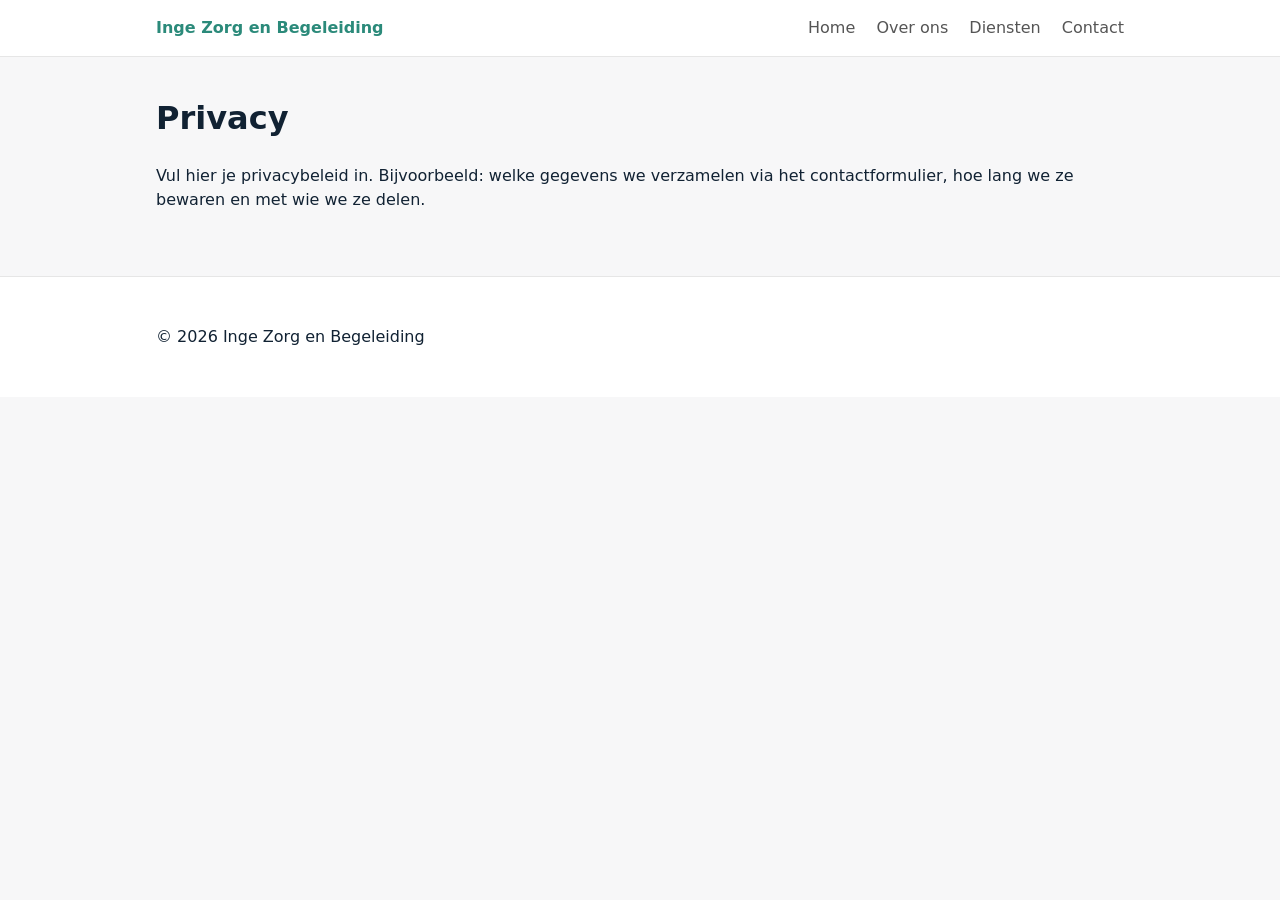
<file: privacy.html>
<!doctype html>
<html lang="nl">
<head>
  <meta charset="utf-8">
  <meta name="viewport" content="width=device-width,initial-scale=1">
  <title>Privacy — Inge Zorg en Begeleiding</title>
  <meta name="description" content="Privacy informatie">
  <link rel="stylesheet" href="/styles.css">
</head>
<body>
<header class="site-header">
  <div class="container">
    <a class="brand" href="/">Inge Zorg en Begeleiding</a>
    <nav>
      <a href="/">Home</a>
      <a href="/about.html">Over ons</a>
      <a href="/diensten.html">Diensten</a>
      <a href="/contact.html">Contact</a>
    </nav>
  </div>
</header>
<main class="container">
  <h1>Privacy</h1>
  <p>Vul hier je privacybeleid in. Bijvoorbeeld: welke gegevens we verzamelen via het contactformulier, hoe lang we ze bewaren en met wie we ze delen.</p>
</main>
<footer class="site-footer">
  <div class="container">
    <p>&copy; <span id="year5"></span> Inge Zorg en Begeleiding</p>
  </div>
</footer>
<script>document.getElementById('year5').textContent = new Date().getFullYear();</script>
</body>
</html>
</file>
<file: styles.css>
/* Lichte, toegankelijke styling */
:root{--accent:#2b8a7a;--bg:#f7f7f8;--text:#123;--muted:#555}
*{box-sizing:border-box}
body{font-family:system-ui,-apple-system,Segoe UI,Roboto,'Helvetica Neue',Arial;line-height:1.5;color:var(--text);background:var(--bg);margin:0}
.container{max-width:1000px;margin:0 auto;padding:1rem}
.site-header{background:white;border-bottom:1px solid #e6e6e6}
.site-header .container{display:flex;align-items:center;justify-content:space-between}
.brand{font-weight:700;color:var(--accent);text-decoration:none}
.site-header nav a{margin-left:1rem;color:var(--muted);text-decoration:none}
.hero{padding:4rem 0;background:linear-gradient(180deg,white, #f0fdf8)}
.hero h1{font-size:clamp(1.5rem,3.5vw,2.5rem);margin:0 0 .5rem}
.cta{display:inline-block;background:var(--accent);color:white;padding:.6rem 1rem;border-radius:6px;text-decoration:none}
.intro{padding:2rem 1rem}
.cards{display:grid;grid-template-columns:repeat(auto-fit,minmax(220px,1fr));gap:1rem;margin-top:1rem}
.card{background:white;padding:1rem;border-radius:8px;border:1px solid #eee}
.site-footer{padding:1rem 0;background:#fff;border-top:1px solid #e6e6e6;margin-top:2rem}
.contact-page form{display:grid;gap:.6rem;max-width:600px}
.contact-page input,.contact-page textarea{padding:.6rem;border:1px solid #ddd;border-radius:6px}
.contact-page button{background:var(--accent);color:white;padding:.6rem 1rem;border-radius:6px;border:0}
.note{color:var(--muted);font-size:.9rem}
@media (prefers-reduced-motion: no-preference){a{transition:all .15s ease}}
</file>
